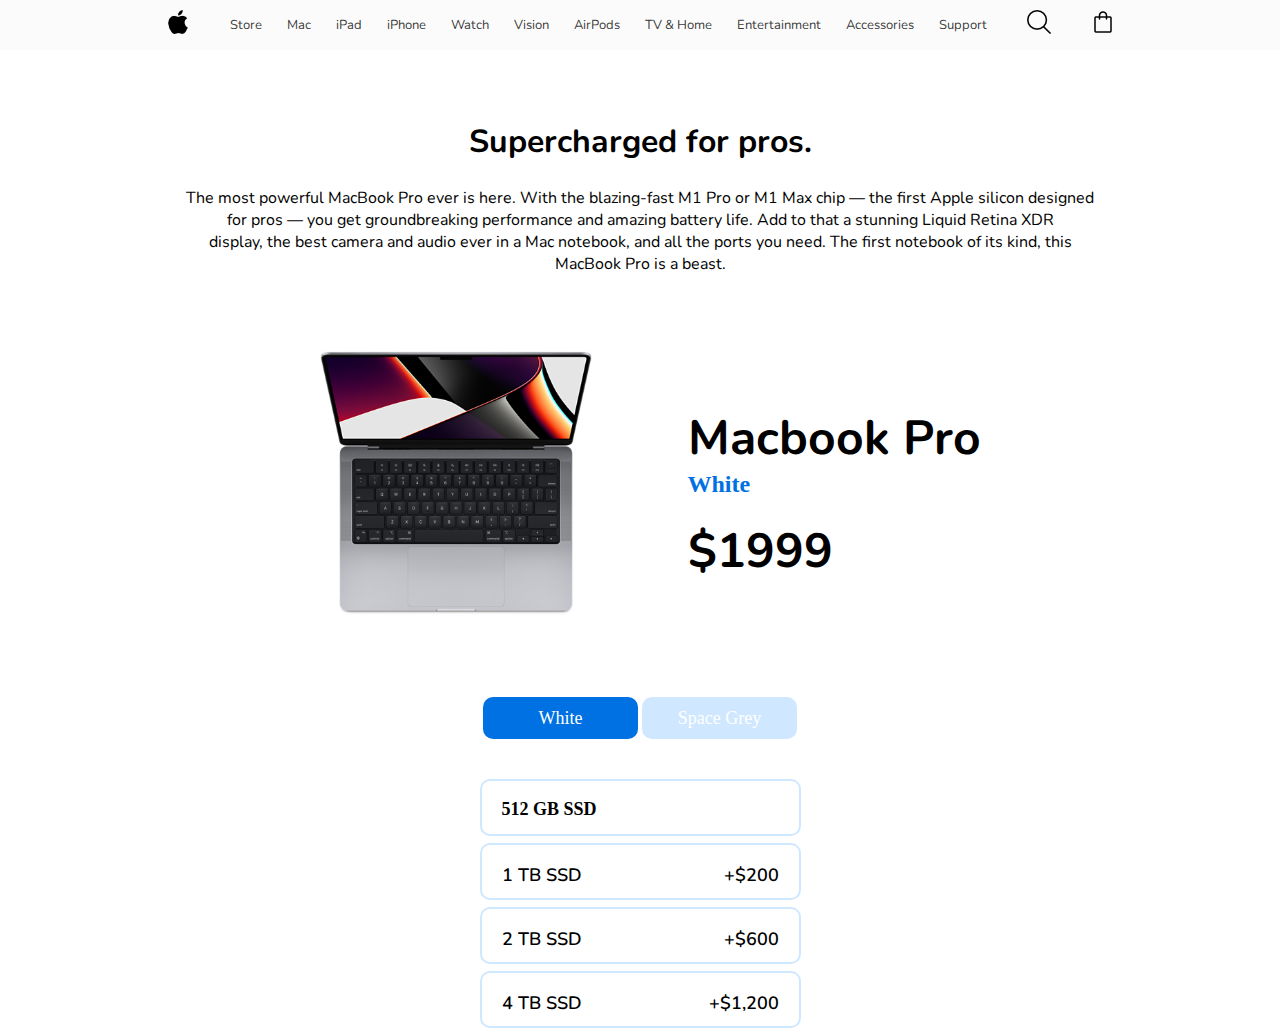
<file: dom3 hm APPLE/mac.html>
<!DOCTYPE html>
<html lang="en">

<head>
    <meta charset="UTF-8">
    <meta http-equiv="X-UA-Compatible" content="IE=edge">
    <meta name="viewport" content="width=device-width, initial-scale=1.0">
    <title>Document</title>
    <link rel="stylesheet" href="./style/mac.css">
    <link rel="preconnect" href="https://fonts.googleapis.com">
    <link rel="preconnect" href="https://fonts.gstatic.com" crossorigin>
    <link href="https://fonts.googleapis.com/css2?family=Nunito:wght@600;700&display=swap" rel="stylesheet">
</head>

<body>
    <header>
        <div class="container">
            <div class="headAll">
                <div class="logo">
                    <img src="./img/apple-logo.png" alt="">
                </div>
                <nav class="menu">
                    <a href="#">Store</a>
                    <a href="./mac.html">Mac</a>
                    <a href="#">iPad</a>
                    <a href="./index.html">iPhone</a>
                    <a href="#">Watch</a>
                    <a href="#">Vision</a>
                    <a href="#">AirPods</a>
                    <a href="#">TV & Home</a>
                    <a href="#">Entertainment</a>
                    <a href="#">Accessories</a>
                    <a href="#">Support</a>
                </nav>
                <div class="search_logo">
                    <img src="./img/search.png" alt="">
                </div>
                <div class="shopp_logo">
                    <img src="./img/market.png" alt="">
                </div>
            </div>
        </div>
    </header>



    
    <section class="about">
        <div class="container">
            <div class="abbr">

                <h1>Supercharged for pros.</h1>
                <p class="abouttxt">
                    The most powerful MacBook Pro ever is here. With the blazing-fast M1 Pro or M1 Max chip — the first
                    Apple
                    silicon designed <br> for pros — you get groundbreaking performance and amazing battery life. Add to
                    that a
                    stunning
                    Liquid Retina XDR <br> display, the best camera and audio ever in a Mac notebook, and all the ports
                    you need.
                    The
                    first notebook of its kind, this <br> MacBook Pro is a beast.
                </p>
            </div>
        </div>
    </section>
    <section class="laptop">
        <div class="container">
            <div class="laptopss">
                <div class="left">
                    <div class="mac_img">
                    </div>
                </div>
                <div class="right">
                    <h2 class="bold">Macbook Pro</h2>
                    <p class="color">
                        White
                    </p>
                    <p class="bold" id="price">
                        $1999
                    </p>
                </div>
                
            </div>
        </div>
    </section>
    <section class="variaty">
        <div class="container">
            <div class="varieties">
                <div class="colorbtns">
                    <button class="White">White</button>
                    <button class="Space_Grey">Space Grey</button>
                </div>
                <div class="ssds" >
                    <div class="ggbs" id="first_ggbs">512 GB SSD</div>
                    <div class="ggbs" id="second_ggbs">
                        <div class="ggbs_left">
                            1 TB SSD
                        </div>
                        <div class="ggbs_right" >
                            +$200
                        </div>
                    </div>
                    <div class="ggbs" id="third_ggbs">
                        <div class="ggbs_left" >
                            2 TB SSD
                        </div>
                        <div class="ggbs_right">
                            +$600
                        </div>
                    </div>
                    <div class="ggbs" id="fourth_ggbs">
                        <div class="ggbs_left">
                            4 TB SSD
                        </div>
                        <div class="ggbs_right">
                            +$1,200
                        </div>
                    </div>

                </div>
            </div>
        </div>
    </section>


    <script src="./script/mac.js"></script>
</body>

</html>
</file>
<file: dom3 hm APPLE/style/mac.css>
* {
    padding: 0;
    margin: 0;
    box-sizing: border-box;
    font-family: 'Nunito', sans-serif;
}

img {
    max-width: 100%;
}

header{
    height: 50px;
    background-color: #b3b3b30f;
}


.container {
    width: 1200px;
    margin: 0 auto;
}

.mac_img {
    width: 312px;
    height: 290px;
    background-image: url(../img/macwhite.svg);
    background-size: contain;
    background-repeat: no-repeat;
    transition: .5s ease;
}

.headAll {
    display: flex;
    justify-content: center;
    align-items: center;
    gap: 40px;
    padding-top: 10px;
}

.menu {
    display: flex;
    gap: 25px;
}

.menu a {
    color: rgba(0, 0, 0, .8);
    text-decoration: none;
    font-size: 13px;
    font-weight: 400;
}

.abbr {
    display: flex;
    flex-direction: column;
    text-align: center;
    gap: 24px;
    margin-top: 70px;
}


.laptopss {
    display: flex;
    justify-content: center;
    gap: 76px;
    margin-top: 63px;

}

.right {
    display: flex;
    flex-direction: column;
    /* justify-content: space-between; */
    margin-top: 47px;
}

.bold {
    color: #000;
    /* text-align: center; */

    font-size: 48px;
    font-style: normal;
    font-weight: 700;
    line-height: normal;
    padding-top: 20px;
}

.color {
    color: #0071E3;
    font-family: Gilroy;
    font-size: 24px;
    font-style: normal;
    font-weight: 700;
    line-height: normal;
}

.White {
    width: 155px;
    height: 42px;
    flex-shrink: 0;
    border-radius: 10px;
    background: #0071E3;

    color: #FFF;
    text-align: center;
    font-family: Gilroy;
    font-size: 18px;
    font-style: normal;
    font-weight: 500;
    line-height: normal;
    border: none;
    transition: .5s ease;

}

.Space_Grey {
    width: 155px;
    height: 42px;
    flex-shrink: 0;
    border-radius: 10px;
    background: #CFE7FF;

    color: #ffffff;
    text-align: center;
    font-family: Gilroy;
    font-size: 18px;
    font-style: normal;
    font-weight: 500;
    line-height: normal;
    border: none;
}

.ssds{
    display: flex;
    flex-direction: column;
    gap: 7px;
    margin-top: 40px;
}

.ggbs {
    display: flex;
    justify-content: space-between;
    padding: 18px 20px 17px 20px;
    width: 321px;
    height: 57px;
    border-radius: 10px;
    border: 2px solid #CFE7FF;

    color: #000;
    font-family: Gilroy;
    font-size: 18px;
    font-style: normal;
    font-weight: 600;
    line-height: normal;
}

.varieties{
    display: flex;
    flex-direction: column;
    justify-content: center;
    align-items: center;
    margin-top: 69px;
}
#first_ggbs{
    border-color: #CFE7FF;
    transition: .5s ease;
}

#second_ggbs{
    border-color: #CFE7FF;
    transition: .5s ease;
}
#third_ggbs{
    border-color: #CFE7FF;
    transition: .5s ease;
}
#fourth_ggbs{
    border-color: #CFE7FF;
    transition: .5s ease;
}

a:hover {
    transition: 0.5s;
    transform: scale(1.1);
}

 a:not(:hover) {
    transition: 0.3s;
}
</file>
